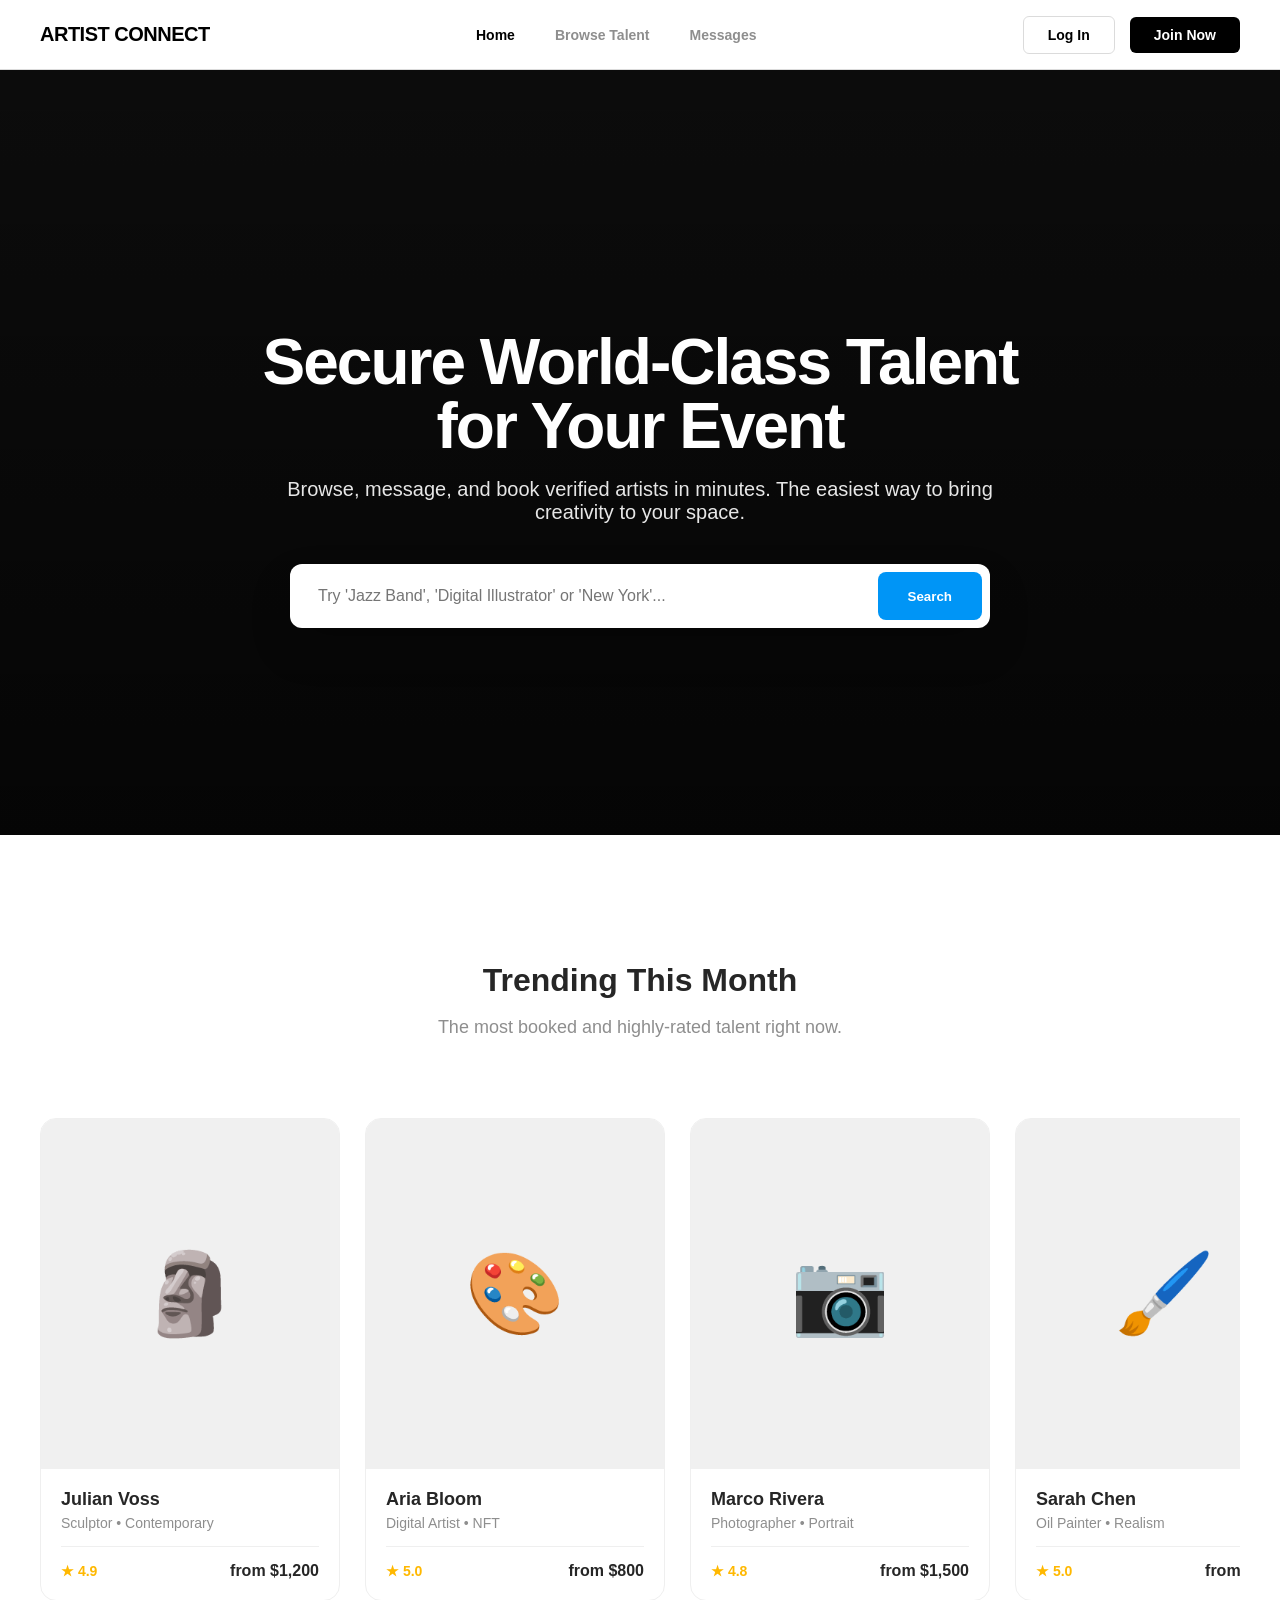
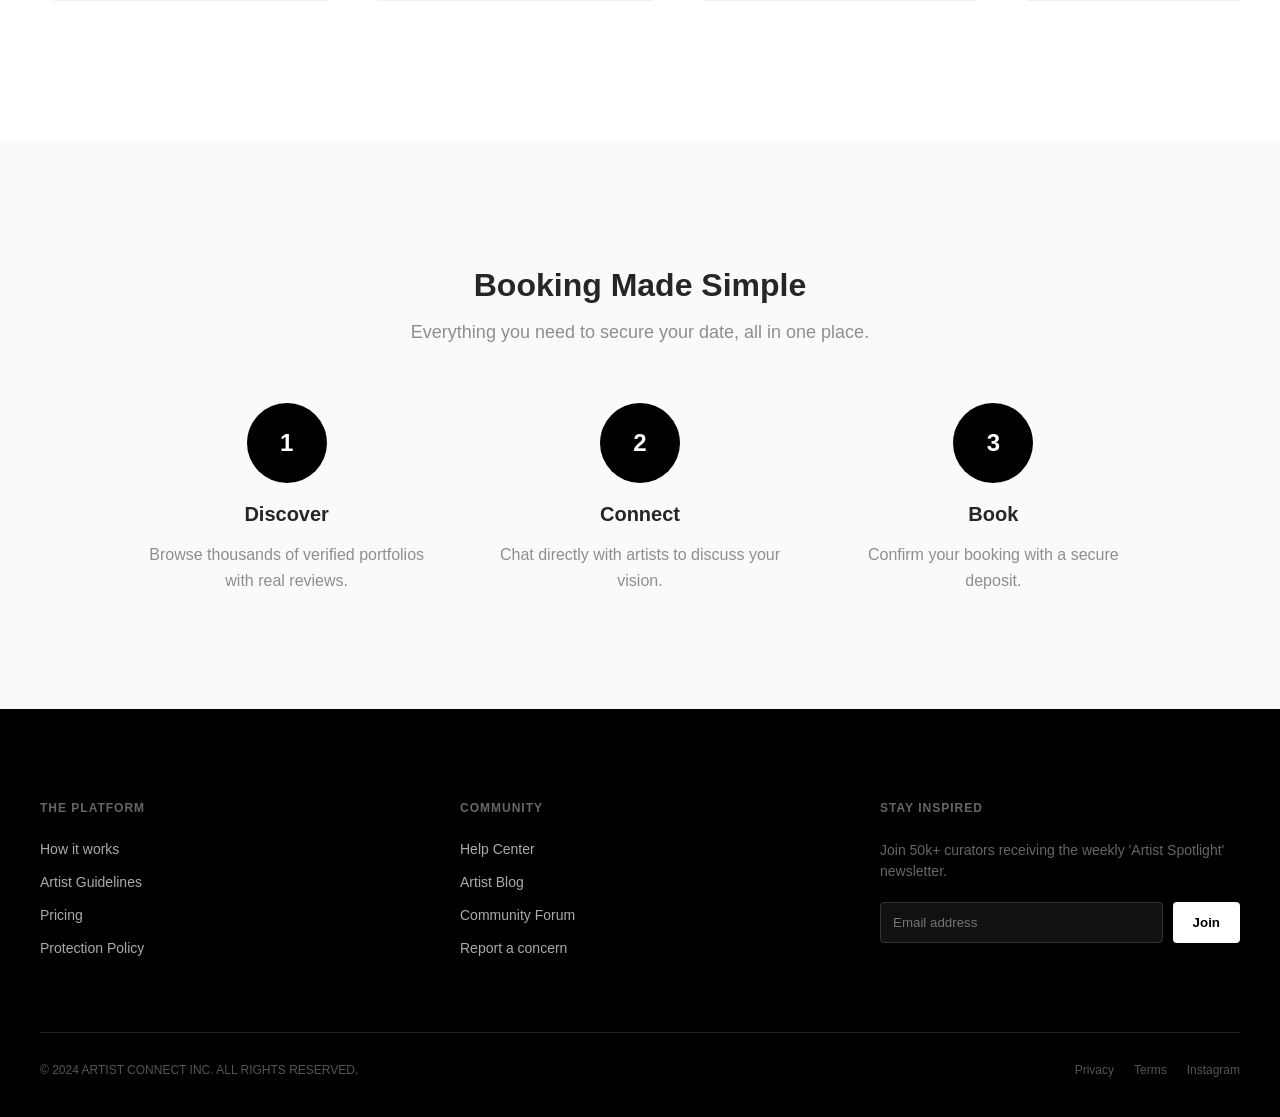
<file: frontEnd/index.html>
<!doctype html>
<html lang="en">
  <head>
    <link rel="stylesheet" href="style.css" />
    <title>This App</title>
  </head>
  <body>
    <nav class="navbar">
      <div
        class="logo"
        onclick="openPage('Home', document.getElementById('defaultOpen'))"
      >
        ARTIST CONNECT
      </div>
      <div class="nav-links">
        <button
          class="tablink active"
          onclick="openPage('Home', this)"
          id="defaultOpen"
        >
          Home
        </button>
        <button class="tablink" onclick="openPage('Artists', this)">
          Browse Talent
        </button>
        <button class="tablink" onclick="openPage('Chat', this)">
          Messages
        </button>
      </div>
      <div class="login-nav-container">
        <button class="login-btn-outline" onclick="openModal()">Log In</button>
        <button class="login-btn-segmented" onclick="openPage('SignUp', this)">
          Join Now
        </button>
      </div>
    </nav>

    <!-- SIGN UP TAB CONTENT -->
    <div id="SignUp" class="tabcontent">
      <div class="signup-container">
        <div class="signup-promo">
          <h2>Elevate Your Vision</h2>
          <p>
            Join the world's leading community for professional artists and
            event curators.
          </p>
          <ul class="promo-list">
            <li><span>✔</span> Verified Professional Portfolios</li>
            <li><span>✔</span> Secure Escrow Payments</li>
            <li><span>✔</span> Direct Messaging & Contracts</li>
            <li><span>✔</span> 24/7 Priority Support</li>
          </ul>
        </div>
        <div class="signup-form-section">
          <h3>Create Account</h3>
          <p>Start your journey with us today.</p>

          <div class="role-selector">
            <div class="role-option active" onclick="setRole('client', this)">
              <h4>Client</h4>
              <p>I want to book talent</p>
            </div>
            <div class="role-option" onclick="setRole('artist', this)">
              <h4>Artist</h4>
              <p>I want to be booked</p>
            </div>
          </div>

          <div class="form-group">
            <label>Full Name</label>
            <input type="text" placeholder="John Doe" />
          </div>

          <!-- NEW ORGANIZATION FIELD -->
          <div class="form-group" id="orgFieldGroup">
            <label id="orgLabel">Organization Name</label>
            <input
              type="text"
              id="orgInput"
              placeholder="e.g. Acme Event Planning"
            />
          </div>

          <div class="form-group">
            <label>Email Address</label>
            <input type="email" placeholder="john@example.com" />
          </div>
          <div class="form-group">
            <label>Password</label>
            <input type="password" placeholder="••••••••" />
          </div>

          <button class="submit-btn" onclick="handleSignUp()">
            Create Free Account
          </button>

          <div class="social-signup">
            <p style="font-size: 13px; font-weight: 600">Or sign up with</p>
            <div class="social-btns">
              <button class="social-btn">Google</button>
              <button class="social-btn">Apple</button>
            </div>
          </div>

          <p style="text-align: center; margin-top: 30px; font-size: 14px">
            Already have an account?
            <a
              href="#"
              style="color: #000; font-weight: 700"
              onclick="openModal()"
              >Log In</a
            >
          </p>
        </div>
      </div>
    </div>

    <!-- HOME TAB CONTENT -->
    <div id="Home" class="tabcontent" style="display: block">
      <section class="hero">
        <div class="hero-bg-placeholder"></div>
        <div class="hero-video-overlay"></div>
        <div class="hero-content">
          <h1>Secure World-Class Talent for Your Event</h1>
          <p>
            Browse, message, and book verified artists in minutes. The easiest
            way to bring creativity to your space.
          </p>
          <div class="search-bar-hero">
            <input
              type="text"
              placeholder="Try 'Jazz Band', 'Digital Illustrator' or 'New York'..."
            />
            <button
              onclick="
                openPage('Artists', document.querySelectorAll('.tablink')[1])
              "
            >
              Search
            </button>
          </div>
        </div>
      </section>

      <section class="section-padding">
        <div class="section-title">
          <h2>Trending This Month</h2>
          <p>The most booked and highly-rated talent right now.</p>
        </div>
        <div class="carousel-container" id="trendingCarousel"></div>
      </section>

      <section class="section-padding how-it-works">
        <div class="section-title">
          <h2>Booking Made Simple</h2>
          <p>Everything you need to secure your date, all in one place.</p>
        </div>
        <div class="steps-container">
          <div class="step">
            <div class="step-icon">1</div>
            <h3>Discover</h3>
            <p>Browse thousands of verified portfolios with real reviews.</p>
          </div>
          <div class="step">
            <div class="step-icon">2</div>
            <h3>Connect</h3>
            <p>Chat directly with artists to discuss your vision.</p>
          </div>
          <div class="step">
            <div class="step-icon">3</div>
            <h3>Book</h3>
            <p>Confirm your booking with a secure deposit.</p>
          </div>
        </div>
      </section>

      <div id="homeFooterPlaceholder"></div>
    </div>

    <!-- BROWSE ARTISTS TAB CONTENT -->
    <div id="Artists" class="tabcontent">
      <div class="search-container">
        <input
          type="text"
          id="artistSearch"
          placeholder="Search by name, genre, or style..."
          onkeyup="filterArtists()"
        />
      </div>
      <div class="artist-grid" id="artistGrid"></div>
      <div id="artistFooterPlaceholder"></div>
    </div>

    <!-- MESSAGES TAB CONTENT -->
    <div id="Chat" class="tabcontent">
      <div class="chat-layout">
        <div class="chat-sidebar" id="sidebar">
          <div class="sidebar-header">Messages</div>
          <div class="inbox-list" id="inboxList"></div>
        </div>
        <div class="chat-main" id="chatMain">
          <div class="chat-main-header">
            <div
              class="avatar-circle"
              id="activeAvatar"
              style="width: 32px; height: 32px; font-size: 14px"
            >
              ?
            </div>
            <div class="name" id="activeChatName" style="font-weight: 700">
              Select a conversation
            </div>
          </div>
          <div class="chat-messages" id="chatMessages"></div>
          <div class="chat-footer">
            <div class="input-wrapper">
              <input
                type="text"
                id="chatInput"
                placeholder="Write a message..."
              />
              <div class="send-link" onclick="sendMessage()">Send</div>
            </div>
          </div>
        </div>
      </div>
    </div>

    <!-- Artist Detail Overlay -->
    <div id="detailOverlay" class="overlay" onclick="closeOverlay()">
      <div class="overlay-content" onclick="event.stopPropagation()">
        <div
          style="
            flex: 1;
            background: #f0f0f0;
            display: flex;
            align-items: center;
            justify-content: center;
            font-size: 120px;
          "
          id="overlayImg"
        ></div>
        <div style="flex: 1; padding: 60px">
          <h1
            id="overlayName"
            style="font-size: 32px; font-weight: 800; margin-bottom: 5px"
          ></h1>
          <div id="overlayGenres"></div>
          <p
            class="fee"
            id="overlayFee"
            style="font-size: 24px; margin: 30px 0"
          ></p>
          <p
            id="overlayDesc"
            style="
              color: #666;
              line-height: 1.6;
              margin: 20px 0;
              font-size: 16px;
            "
          ></p>
          <div style="display: flex; gap: 15px; margin-top: 40px">
            <button
              onclick="startChatFromOverlay()"
              style="
                flex: 2;
                background: #000;
                color: white;
                border: none;
                padding: 18px;
                border-radius: 8px;
                font-weight: 700;
                cursor: pointer;
              "
            >
              Secure Booking
            </button>
            <button
              onclick="startChatFromOverlay()"
              style="
                flex: 1;
                background: #f0f0f0;
                color: #000;
                border: none;
                padding: 18px;
                border-radius: 8px;
                font-weight: 700;
                cursor: pointer;
              "
            >
              Message
            </button>
          </div>
        </div>
      </div>
    </div>

    <!-- Login Modal -->
    <div
      id="loginModal"
      class="overlay"
      style="z-index: 5000"
      onclick="closeModal()"
    >
      <div
        class="overlay-content"
        style="
          max-width: 450px;
          flex-direction: column;
          padding: 50px;
          text-align: center;
        "
        onclick="event.stopPropagation()"
      >
        <h2 style="font-size: 24px; font-weight: 800; margin-bottom: 30px">
          Welcome Back
        </h2>
        <div class="form-group" style="text-align: left">
          <label>Email</label>
          <input type="text" placeholder="Email or Username" />
        </div>
        <div class="form-group" style="text-align: left">
          <label>Password</label>
          <input type="password" placeholder="Password" />
        </div>
        <button
          onclick="closeModal()"
          style="
            width: 100%;
            background: #000;
            color: white;
            border: none;
            padding: 15px;
            border-radius: 8px;
            font-weight: 700;
          "
        >
          Continue
        </button>
        <p
          style="
            font-size: 14px;
            color: #8e8e8e;
            margin-top: 30px;
            cursor: pointer;
          "
          onclick="
            closeModal();
            openPage('SignUp', document.querySelectorAll('.tablink')[2]);
          "
        >
          Don't have an account? <b>Sign Up</b>
        </p>
      </div>
    </div>

    <script src="index.js"></script>
  </body>
</html>
</file>
<file: frontEnd/style.css>
/* Base styles */
* {
  box-sizing: border-box;
}

body,
html {
  height: 100%;
  margin: 0;
  font-family:
    -apple-system, BlinkMacSystemFont, "Segoe UI", Roboto, Helvetica, Arial,
    sans-serif;
  background-color: #fff;
  color: #262626;
  scroll-behavior: smooth;
}

/* Navigation Bar */
.navbar {
  display: flex;
  justify-content: space-between;
  align-items: center;
  background-color: rgba(255, 255, 255, 0.95);
  backdrop-filter: blur(10px);
  position: fixed;
  top: 0;
  width: 100%;
  z-index: 1000;
  padding: 0 40px;
  height: 70px;
  border-bottom: 1px solid #dbdbdb;
}

.logo {
  font-weight: 800;
  font-size: 20px;
  letter-spacing: -0.5px;
  color: #000;
  cursor: pointer;
}

.nav-links {
  display: flex;
  height: 100%;
}

.tablink {
  background-color: transparent;
  color: #8e8e8e;
  border: none;
  outline: none;
  cursor: pointer;
  padding: 0 20px;
  font-size: 14px;
  font-weight: 600;
  height: 100%;
  transition: all 0.2s ease;
}

.tablink:hover,
.tablink.active {
  color: #000;
}

.login-nav-container {
  display: flex;
  align-items: center;
  gap: 15px;
}

.login-btn-segmented {
  background-color: #000;
  color: white;
  border: none;
  padding: 10px 24px;
  font-size: 14px;
  font-weight: 600;
  cursor: pointer;
  border-radius: 6px;
  transition: transform 0.2s ease;
}

.login-btn-outline {
  background-color: transparent;
  color: #000;
  border: 1px solid #dbdbdb;
  padding: 10px 24px;
  font-size: 14px;
  font-weight: 600;
  cursor: pointer;
  border-radius: 6px;
}

.login-btn-segmented:hover {
  transform: translateY(-1px);
}

/* Tab content */
.tabcontent {
  display: none;
  padding-top: 70px;
  min-height: 100vh;
}

/* --- SIGN UP PAGE --- */
#SignUp {
  background-color: #fafafa;
  padding: 120px 20px 80px;
}

.signup-container {
  max-width: 1100px;
  margin: 0 auto;
  display: flex;
  background: white;
  border-radius: 24px;
  overflow: hidden;
  box-shadow: 0 25px 50px -12px rgba(0, 0, 0, 0.08);
}

.signup-promo {
  flex: 1;
  background: #000;
  color: white;
  padding: 60px;
  display: flex;
  flex-direction: column;
  justify-content: center;
}

.signup-promo h2 {
  font-size: 32px;
  font-weight: 800;
  margin-bottom: 20px;
}
.signup-promo p {
  font-size: 18px;
  color: #aaa;
  line-height: 1.6;
  margin-bottom: 40px;
}

.promo-list {
  list-style: none;
  padding: 0;
}
.promo-list li {
  margin-bottom: 20px;
  display: flex;
  align-items: center;
  gap: 15px;
  font-size: 16px;
  font-weight: 500;
}
.promo-list li span {
  color: #0095f6;
  font-size: 20px;
}

.signup-form-section {
  flex: 1.2;
  padding: 60px;
}

.signup-form-section h3 {
  font-size: 24px;
  font-weight: 800;
  margin-bottom: 10px;
}
.signup-form-section p {
  color: #8e8e8e;
  margin-bottom: 30px;
}

.form-group {
  margin-bottom: 20px;
}
.form-group label {
  display: block;
  font-size: 13px;
  font-weight: 700;
  margin-bottom: 8px;
  text-transform: uppercase;
  color: #666;
}
.form-group input,
.form-group select {
  width: 100%;
  padding: 14px 18px;
  border: 1px solid #dbdbdb;
  border-radius: 8px;
  font-size: 15px;
  outline: none;
  transition: all 0.2s;
}
.form-group input:focus {
  border-color: #000;
  background: #fff;
}

.role-selector {
  display: flex;
  gap: 15px;
  margin-bottom: 30px;
}

.role-option {
  flex: 1;
  padding: 15px;
  border: 2px solid #efefef;
  border-radius: 12px;
  cursor: pointer;
  text-align: center;
  transition: all 0.2s;
}

.role-option.active {
  border-color: #000;
  background: #fafafa;
}
.role-option h4 {
  margin: 0;
  font-size: 14px;
}
.role-option p {
  margin: 5px 0 0;
  font-size: 12px;
  color: #8e8e8e;
}

.submit-btn {
  width: 100%;
  background: #000;
  color: #fff;
  border: none;
  padding: 16px;
  border-radius: 8px;
  font-size: 16px;
  font-weight: 700;
  cursor: pointer;
  margin-top: 20px;
}

.social-signup {
  margin-top: 30px;
  border-top: 1px solid #efefef;
  padding-top: 30px;
  text-align: center;
}

.social-btns {
  display: flex;
  gap: 10px;
  margin-top: 20px;
}

.social-btn {
  flex: 1;
  padding: 12px;
  border: 1px solid #dbdbdb;
  border-radius: 8px;
  background: white;
  cursor: pointer;
  font-size: 14px;
  font-weight: 600;
  display: flex;
  align-items: center;
  justify-content: center;
  gap: 10px;
}

/* --- HOME PAGE SECTIONS --- */

.hero {
  position: relative;
  height: 85vh;
  display: flex;
  align-items: center;
  justify-content: center;
  color: white;
  text-align: center;
  overflow: hidden;
  background: #111;
}

.hero-video-overlay {
  position: absolute;
  top: 0;
  left: 0;
  width: 100%;
  height: 100%;
  background: linear-gradient(
    to bottom,
    rgba(0, 0, 0, 0.3),
    rgba(0, 0, 0, 0.7)
  );
  z-index: 1;
}

.hero-bg-placeholder {
  position: absolute;
  top: 0;
  left: 0;
  width: 100%;
  height: 100%;
  background: url("https://images.unsplash.com/photo-1492684223066-81342ee5ff30?auto=format&fit=crop&w=1600&q=80")
    center/cover no-repeat;
  filter: grayscale(30%);
}

.hero-content {
  position: relative;
  z-index: 2;
  max-width: 800px;
  padding: 0 20px;
}

.hero h1 {
  font-size: 64px;
  font-weight: 800;
  margin-bottom: 20px;
  letter-spacing: -2px;
  line-height: 1;
}

.hero p {
  font-size: 20px;
  margin-bottom: 40px;
  opacity: 0.9;
}

.search-bar-hero {
  background: white;
  padding: 8px;
  border-radius: 12px;
  display: flex;
  gap: 10px;
  box-shadow: 0 20px 40px rgba(0, 0, 0, 0.2);
  max-width: 700px;
  margin: 0 auto;
}

.search-bar-hero input {
  flex: 1;
  border: none;
  padding: 15px 20px;
  font-size: 16px;
  outline: none;
  border-radius: 8px;
}

.search-bar-hero button {
  background: #0095f6;
  color: white;
  border: none;
  padding: 0 30px;
  border-radius: 8px;
  font-weight: 600;
  cursor: pointer;
}

.section-padding {
  padding: 100px 40px;
}
.section-title {
  text-align: center;
  margin-bottom: 60px;
}
.section-title h2 {
  font-size: 32px;
  font-weight: 800;
  margin-bottom: 10px;
}
.section-title p {
  color: #8e8e8e;
  font-size: 18px;
}

.carousel-container {
  display: flex;
  gap: 25px;
  overflow-x: auto;
  padding: 20px 0 40px;
  scroll-snap-type: x mandatory;
  scrollbar-width: none;
}
.carousel-container::-webkit-scrollbar {
  display: none;
}

.trending-card {
  min-width: 300px;
  background: white;
  border-radius: 16px;
  overflow: hidden;
  border: 1px solid #efefef;
  scroll-snap-align: start;
  transition: transform 0.3s ease;
}
.trending-card:hover {
  transform: translateY(-10px);
}
.trending-img {
  height: 350px;
  background: #f0f0f0;
  display: flex;
  align-items: center;
  justify-content: center;
  font-size: 80px;
  position: relative;
}
.trending-info {
  padding: 20px;
}
.trending-info h4 {
  margin: 0;
  font-size: 18px;
}
.trending-info .meta {
  color: #8e8e8e;
  font-size: 14px;
  margin: 5px 0 15px;
}
.trending-info .price-row {
  display: flex;
  justify-content: space-between;
  align-items: center;
  border-top: 1px solid #efefef;
  padding-top: 15px;
  margin-top: 15px;
}
.rating {
  color: #ffb800;
  font-weight: 700;
  font-size: 14px;
}

.how-it-works {
  background: #fafafa;
}
.steps-container {
  display: flex;
  justify-content: center;
  gap: 60px;
  max-width: 1000px;
  margin: 0 auto;
  flex-wrap: wrap;
}
.step {
  text-align: center;
  flex: 1;
  min-width: 250px;
}
.step-icon {
  width: 80px;
  height: 80px;
  background: #000;
  color: #fff;
  border-radius: 50%;
  display: flex;
  align-items: center;
  justify-content: center;
  font-size: 24px;
  font-weight: 800;
  margin: 0 auto 20px;
}
.step h3 {
  font-size: 20px;
  margin-bottom: 10px;
}
.step p {
  color: #8e8e8e;
  line-height: 1.6;
}

/* Artists Grid (Tab) */
#Artists {
  background-color: #fff;
  padding: 100px 40px 0;
}

.search-container {
  max-width: 600px;
  margin: 0 auto 60px;
}

.search-container input {
  width: 100%;
  padding: 15px 25px;
  border-radius: 30px;
  border: 1px solid #dbdbdb;
  background: #f8f8f8;
  font-size: 14px;
  outline: none;
}

.artist-grid {
  display: flex;
  flex-wrap: wrap;
  justify-content: center;
  gap: 30px;
  max-width: 1300px;
  margin: 0 auto 100px;
}

.card {
  width: calc(25% - 30px);
  min-width: 280px;
  background-color: white;
  border-radius: 12px;
  border: 1px solid #efefef;
  overflow: hidden;
  cursor: pointer;
  transition: all 0.3s;
}
.card:hover {
  box-shadow: 0 10px 30px rgba(0, 0, 0, 0.05);
}

.card-img-box {
  height: 250px;
  background-color: #f8f8f8;
  display: flex;
  align-items: center;
  justify-content: center;
  font-size: 70px;
}

.card-info {
  padding: 20px;
}
.card h1 {
  font-size: 18px;
  margin: 0 0 5px;
}
.fee {
  color: #000;
  font-weight: 800;
  margin: 10px 0;
  font-size: 16px;
}
.genre-tag {
  font-size: 11px;
  background: #f0f0f0;
  padding: 4px 10px;
  border-radius: 4px;
  margin: 0 5px 5px 0;
  display: inline-block;
  font-weight: 600;
}

/* Global Footer */
.modern-footer {
  background-color: #000;
  padding: 80px 40px 40px;
  color: #fff;
  width: 100%;
}
.footer-content {
  max-width: 1200px;
  margin: 0 auto;
  display: grid;
  grid-template-columns: repeat(auto-fit, minmax(200px, 1fr));
  gap: 60px;
}
.footer-section h3 {
  font-size: 12px;
  font-weight: 800;
  text-transform: uppercase;
  margin-bottom: 25px;
  color: #666;
  letter-spacing: 1px;
}
.footer-section ul {
  list-style: none;
  padding: 0;
  margin: 0;
}
.footer-section ul li {
  margin-bottom: 15px;
}
.footer-section ul li a {
  text-decoration: none;
  color: #aaa;
  font-size: 14px;
  transition: color 0.2s;
}
.footer-section ul li a:hover {
  color: #fff;
}
.footer-bottom {
  max-width: 1200px;
  margin: 60px auto 0;
  padding-top: 30px;
  border-top: 1px solid #222;
  display: flex;
  justify-content: space-between;
  align-items: center;
  font-size: 12px;
  color: #555;
}

/* Messages Layout */
#Chat {
  display: none;
  background-color: #fff;
  height: calc(100vh - 70px);
  margin-top: 70px;
  overflow: hidden;
}
.chat-layout {
  display: flex;
  width: 100%;
  height: 100%;
  max-width: 1400px;
  margin: 0 auto;
  background: #fff;
}
.chat-sidebar {
  width: 380px;
  border-right: 1px solid #efefef;
  display: flex;
  flex-direction: column;
}
.sidebar-header {
  padding: 25px;
  font-weight: 800;
  font-size: 20px;
  border-bottom: 1px solid #efefef;
}
.inbox-list {
  flex-grow: 1;
  overflow-y: auto;
}
.inbox-item {
  display: flex;
  align-items: center;
  padding: 15px 25px;
  cursor: pointer;
  transition: background 0.2s;
}
.inbox-item:hover {
  background-color: #fafafa;
}
.inbox-item.active {
  background-color: #f0f0f0;
  border-right: 3px solid #000;
}
.avatar-circle {
  width: 50px;
  height: 50px;
  border-radius: 50%;
  background: #f0f0f0;
  margin-right: 15px;
  display: flex;
  align-items: center;
  justify-content: center;
  font-size: 20px;
  flex-shrink: 0;
}
.chat-main {
  flex-grow: 1;
  display: flex;
  flex-direction: column;
}
.chat-main-header {
  padding: 15px 25px;
  border-bottom: 1px solid #efefef;
  display: flex;
  align-items: center;
  gap: 12px;
}
.chat-messages {
  flex-grow: 1;
  padding: 30px;
  overflow-y: auto;
  display: flex;
  flex-direction: column;
  gap: 12px;
  background: #fff;
}
.bubble {
  max-width: 70%;
  padding: 12px 18px;
  border-radius: 18px;
  font-size: 14px;
  line-height: 1.5;
}
.bubble.received {
  background-color: #f0f0f0;
  align-self: flex-start;
  border-bottom-left-radius: 4px;
}
.bubble.sent {
  background-color: #000;
  color: #fff;
  align-self: flex-end;
  border-bottom-right-radius: 4px;
}
.chat-footer {
  padding: 25px;
  border-top: 1px solid #efefef;
}
.input-wrapper {
  border: 1px solid #dbdbdb;
  border-radius: 30px;
  padding: 10px 20px;
  display: flex;
  align-items: center;
}
.input-wrapper input {
  flex-grow: 1;
  border: none;
  outline: none;
  font-size: 14px;
}
.send-link {
  color: #0095f6;
  font-weight: 700;
  cursor: pointer;
  margin-left: 15px;
}

/* Overlay */
.overlay {
  display: none;
  position: fixed;
  top: 0;
  left: 0;
  width: 100%;
  height: 100%;
  background: rgba(0, 0, 0, 0.9);
  z-index: 2000;
  justify-content: center;
  align-items: center;
}
.overlay-content {
  background: white;
  max-width: 900px;
  width: 95%;
  border-radius: 20px;
  display: flex;
  overflow: hidden;
}

@media screen and (max-width: 768px) {
  .signup-container {
    flex-direction: column;
  }
  .signup-promo {
    padding: 40px;
  }
  .signup-form-section {
    padding: 40px;
  }
  .navbar {
    padding: 0 20px;
  }
  .chat-sidebar {
    width: 100%;
  }
  .chat-main {
    display: none;
  }
  .card {
    width: calc(50% - 30px);
  }
}
</file>
